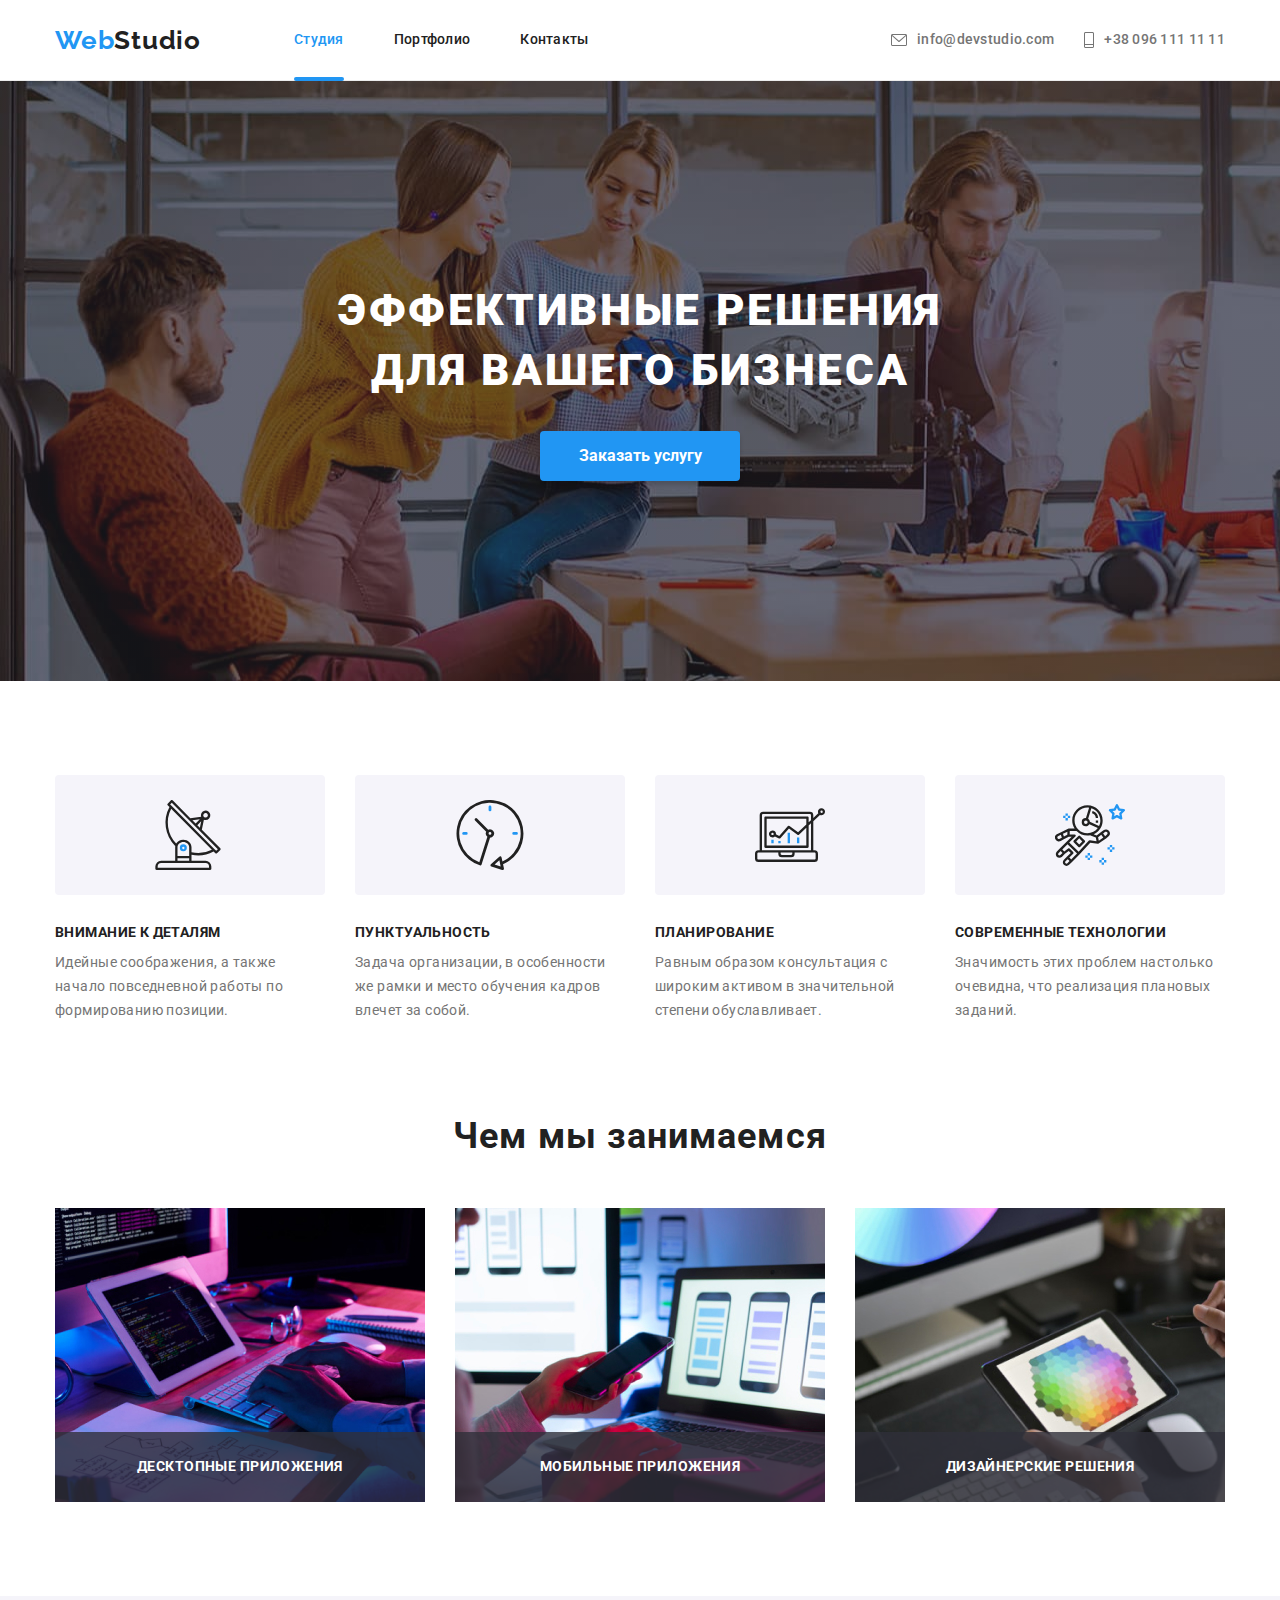
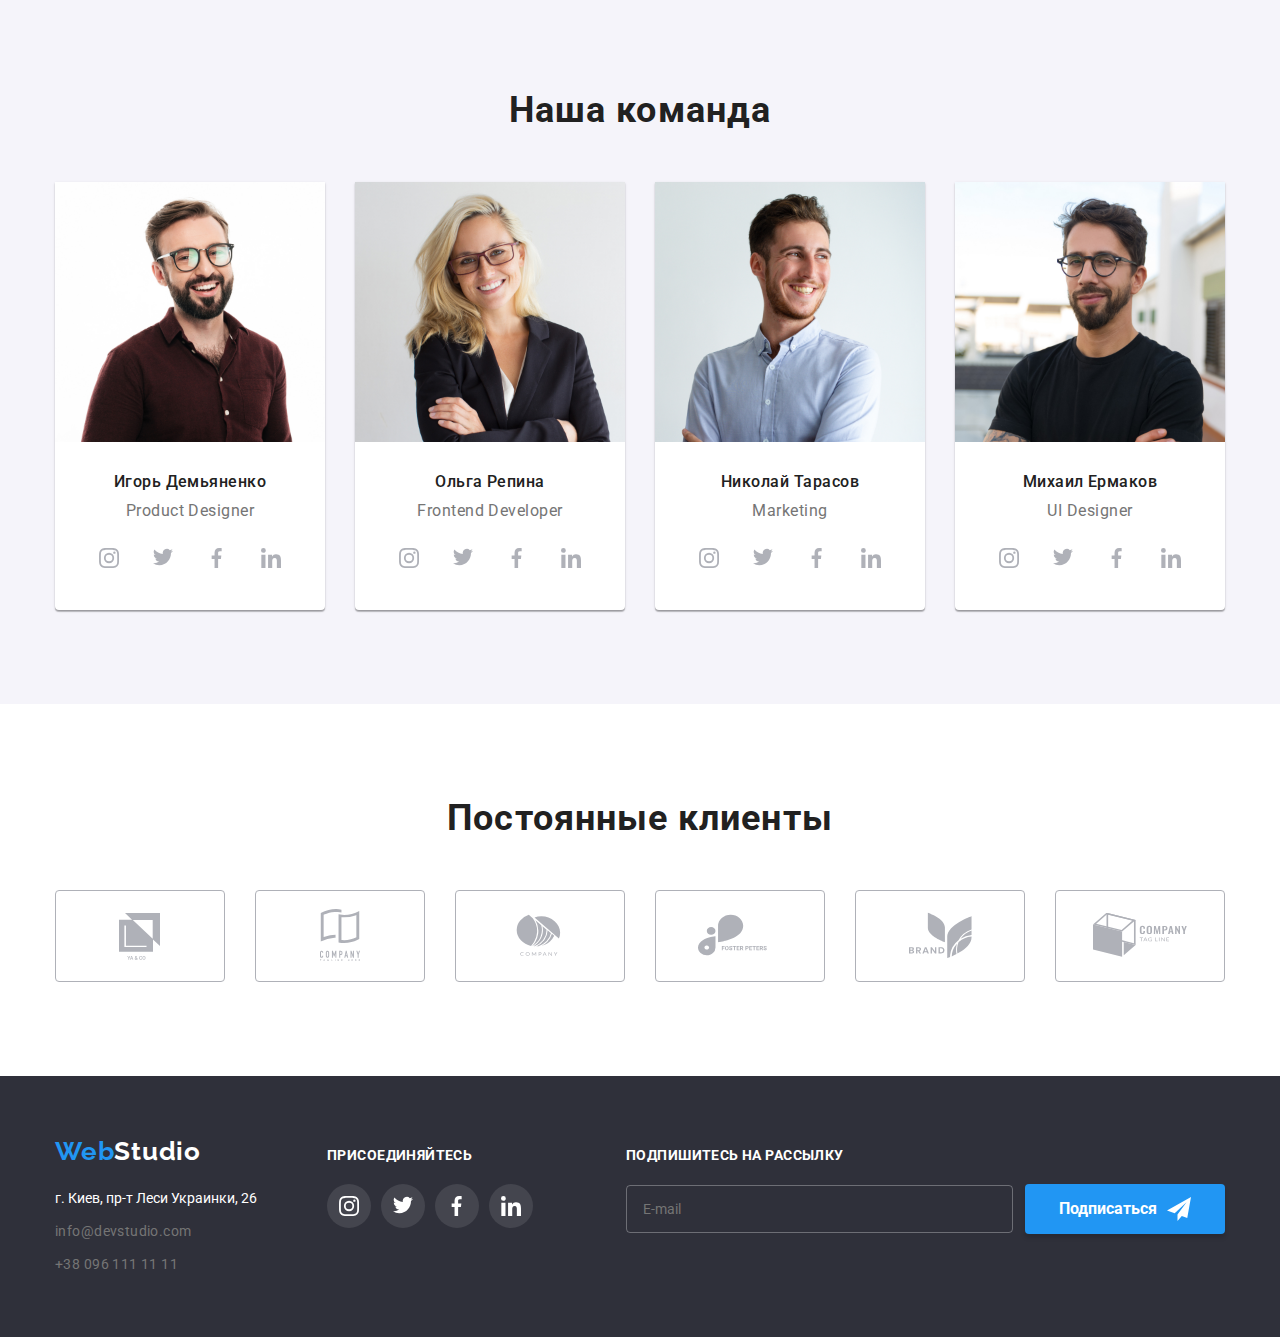
<file: index.html>
<!DOCTYPE html>
<html lang="ru">

<head>
    <meta charset="UTF-8">
    <meta http-equiv="X-UA-Compatible" content="IE=edge">
    <meta name="viewport" content="width=device-width, initial-scale=1.0">
    <link rel="preconnect" href="https://fonts.googleapis.com">
    <link rel="preconnect" href="https://fonts.gstatic.com" crossorigin>
    <link
        href="https://fonts.googleapis.com/css2?family=Raleway:wght@700&family=Roboto:wght@400;500;700;900&display=swap"
        rel="stylesheet">
    <link rel="stylesheet" href="./css/normalize.css">
    <link rel="stylesheet" href="./css/styles.css">
    <title>WebStudio</title>
</head>

<body>
    <header class="header-nav">
        <div class="container row-nav">
            <!-- Навигация -->
            <nav class="navigation">
                <a href="" class="logo link"><span class="logo-color">Web</span>Studio</a>
                <ul class="navigation-list">
                    <li class="navigation-list-item ">
                        <a class="current link" href="./index.html">Студия</a>
                    </li>
                    <li class="navigation-list-item">
                        <a href="./portfolio.html" class="link">Портфолио</a>
                    </li>
                    <li class="navigation-list-item">
                        <a href="" class="link">Контакты</a>
                    </li>
                </ul>
            </nav>
            <!-- Контакты -->
            <ul class="contacts">
                <li class="contacts-item">
                    <a href="mailto:info@devstudio.com" class="contacts-link link">
                        <svg class="icon-envelope" width="16" height="12">
                            <use href="./images/icons.svg#icon-envelope"></use>
                        </svg>
                        info@devstudio.com</a>
                </li>
                <li class="contacts-item">
                    <a href="tel:+380961111111" class="contacts-link link">
                        <svg class="icon-tel" width="10" height="16">
                            <use href="./images/icons.svg#icon-tel"></use>
                        </svg>
                        +38 096 111 11 11</a>
                </li>
            </ul>
        </div>
    </header>
    <!-- Контентная часть -->
    <main>
        <!-- Герой -->
        <section class="hero">
            <div class="container">
                <div class="hero-centr">
                    <h1 class="hero-title">Эффективные решения для вашего бизнеса</h1>
                </div>
                <button type="button" class="button" data-modal-open>Заказать услугу</button>
            </div>
        </section>
        <!-- Секция 2 Особенности -->
        <section class="qualities section">
            <div class="container">
                <h2 class="visually-hidden">Особенности</h2>
                <ul class="qualities-list">
                    <li class="qualities-item">
                        <div class="qualities-field">
                            <svg class="icon-qualities" width="70" height="70">
                                <use href="./images/icons.svg#icon-Group1"></use>
                            </svg>
                        </div>
                        <h3 class="second-title">Внимание к деталям</h3>
                        <p class="qualities-text">Идейные соображения, а также начало повседневной работы по
                            формированию позиции.</p>
                    </li>
                    <li class="qualities-item">
                        <div class="qualities-field">
                            <svg class="icon-qualities" width="70" height="70">
                                <use href="./images/icons.svg#icon-clock"></use>
                            </svg>
                        </div>
                        <h3 class="second-title">Пунктуальность</h3>
                        <p class="qualities-text">Задача организации, в особенности же рамки и место обучения кадров
                            влечет за собой.</p>
                    </li>
                    <li class="qualities-item">
                        <div class="qualities-field">
                            <svg class="icon-qualities" width="70" height="70">
                                <use href="./images/icons.svg#icon-diagram"></use>
                            </svg>
                        </div>
                        <h3 class="second-title">Планирование</h3>
                        <p class="qualities-text">Равным образом консультация с широким активом в значительной степени
                            обуславливает.</p>
                    </li>
                    <li class="qualities-item">
                        <div class="qualities-field">
                            <svg class="icon-qualities" width="70" height="70">
                                <use href="./images/icons.svg#icon-astronaut"></use>
                            </svg>
                        </div>
                        <h3 class="second-title">Современные технологии</h3>
                        <p class="qualities-text">Значимость этих проблем настолько очевидна, что реализация плановых
                            заданий.</p>
                    </li>
                </ul>
            </div>
        </section>
        <!-- Секция 3 чем занимаемся  -->
        <section class="about section">
            <div class="container">
                <h2 class="section-title">Чем мы занимаемся</h2>
                <ul class="about-list">
                    <li class="about-item">
                        <div class="about-box">
                            <img src="./images/img1.jpg" alt="Планшет с клавиатурой" width="370">
                            <h3 class="second-title label">Десктопные приложения</h3>
                        </div>
                    </li>
                    <li class="about-item">
                        <div class="about-box">
                            <img src="./images/img2.jpg" alt="Телефон и ноутбук" width="370">
                            <h3 class="second-title label">Мобильные приложения</h3>
                        </div>
                    </li>
                    <li class="about-item">
                        <div class="about-box">
                            <img src="./images/img3.jpg" alt="Планшет" width="370">
                            <h3 class="second-title label">Дизайнерские решения</h3>
                        </div>
                    </li>
                </ul>
            </div>
        </section>
        <!-- Секция 4 Команда -->
        <section class="section-team section">
            <div class="container">
                <h2 class="section-title">Наша команда</h2>
                <ul class="our-team">
                    <li class="our-team-list">
                        <img class="our-team-img" src="./images/people.jpg" alt="Игорь Демьяненко" width="270">
                        <div class="our-team-info">
                            <h3 class="our-team-name">Игорь Демьяненко</h3>
                            <p class="our-team-prof">Product Designer</p>
                            <ul class="thumb-social">
                                <li class="thumb-item">
                                    <a href="" class="thumb-link link">
                                        <svg class="thumb-img" width="20" height="20">
                                            <use href="./images/icons.svg#icon-inst">
                                            </use>
                                        </svg>
                                    </a>
                                </li>
                                <li class="thumb-item">
                                    <a href="" class="thumb-link link">
                                        <svg class="thumb-img" width="20" height="20">
                                            <use href="./images/icons.svg#icon-twitter">
                                            </use>
                                        </svg>
                                    </a>
                                </li>
                                <li class="thumb-item">
                                    <a href="" class="thumb-link link">
                                        <svg class="thumb-img" width="20" height="20">
                                            <use href="./images/icons.svg#icon-facebook">
                                            </use>
                                        </svg>
                                    </a>
                                </li>
                                <li class="thumb-item">
                                    <a href="" class="thumb-link link">
                                        <svg class="thumb-img" width="20" height="20">
                                            <use href="./images/icons.svg#icon-li">
                                            </use>
                                        </svg>
                                    </a>
                                </li>
                            </ul>
                        </div>
                    </li>
                    <li class="our-team-list">
                        <img class="our-team-img" src="./images/people2.jpg" alt="Ольга Репина" width="270">
                        <div class="our-team-info">
                            <h3 class="our-team-name">Ольга Репина</h3>
                            <p class="our-team-prof">Frontend Developer</p>
                            <ul class="thumb-social">
                                <li class="thumb-item"><a href="" class="thumb-link link"><svg class="thumb-img"
                                            width="20" height="20">
                                            <use href="./images/icons.svg#icon-inst">
                                            </use>
                                        </svg></a>
                                </li>
                                <li class="thumb-item"><a href="" class="thumb-link link"><svg class="thumb-img"
                                            width="20" height="20">
                                            <use href="./images/icons.svg#icon-twitter">
                                            </use>
                                        </svg></a></li>
                                <li class="thumb-item"><a href="" class="thumb-link link"><svg class="thumb-img"
                                            width="20" height="20">
                                            <use href="./images/icons.svg#icon-facebook">
                                            </use>
                                        </svg></a></li>
                                <li class="thumb-item"><a href="" class="thumb-link link"><svg class="thumb-img"
                                            width="20" height="20">
                                            <use href="./images/icons.svg#icon-li">
                                            </use>
                                        </svg></a></li>
                            </ul>
                        </div>
                    </li>
                    <li class="our-team-list">
                        <img class="our-team-img" src="./images/people3.jpg" alt="Николай Тарасов" width="270">
                        <div class="our-team-info">
                            <h3 class="our-team-name">Николай Тарасов</h3>
                            <p class="our-team-prof">Marketing</p>
                            <ul class="thumb-social">
                                <li class="thumb-item"><a href="" class="thumb-link link"><svg class="thumb-img"
                                            width="20" height="20">
                                            <use href="./images/icons.svg#icon-inst">
                                            </use>
                                        </svg></a>
                                </li>
                                <li class="thumb-item"><a href="" class="thumb-link link"><svg class="thumb-img"
                                            width="20" height="20">
                                            <use href="./images/icons.svg#icon-twitter">
                                            </use>
                                        </svg></a></li>
                                <li class="thumb-item"><a href="" class="thumb-link link"><svg class="thumb-img"
                                            width="20" height="20">
                                            <use href="./images/icons.svg#icon-facebook">
                                            </use>
                                        </svg></a></li>
                                <li class="thumb-item"><a href="" class="thumb-link link"><svg class="thumb-img"
                                            width="20" height="20">
                                            <use href="./images/icons.svg#icon-li">
                                            </use>
                                        </svg></a></li>
                            </ul>
                        </div>
                    </li>
                    <li class="our-team-list">
                        <img class="our-team-img" src="./images/people4.jpg" alt="Михаил Ермаков" width="270">
                        <div class="our-team-info">
                            <h3 class="our-team-name">Михаил Ермаков</h3>
                            <p class="our-team-prof">UI Designer</p>
                            <ul class="thumb-social">
                                <li class="thumb-item"><a href="" class="thumb-link link"><svg class="thumb-img"
                                            width="20" height="20">
                                            <use href="./images/icons.svg#icon-inst">
                                            </use>
                                        </svg></a>
                                </li>
                                <li class="thumb-item"><a href="" class="thumb-link link"><svg class="thumb-img"
                                            width="20" height="20">
                                            <use href="./images/icons.svg#icon-twitter">
                                            </use>
                                        </svg></a></li>
                                <li class="thumb-item"><a href="" class="thumb-link link"><svg class="thumb-img"
                                            width="20" height="20">
                                            <use href="./images/icons.svg#icon-facebook">
                                            </use>
                                        </svg></a></li>
                                <li class="thumb-item"><a href="" class="thumb-link link"><svg class="thumb-img"
                                            width="20" height="20">
                                            <use href="./images/icons.svg#icon-li">
                                            </use>
                                        </svg></a></li>
                            </ul>
                        </div>
                    </li>
                </ul>
            </div>
        </section>
        <!-- Секция 5 Постоянные клиенты -->
        <section class="section">
            <div class="container">
                <h2 class="section-title">Постоянные клиенты</h2>
                <ul class="clients">
                    <li class="clients-list">
                        <a href="" class="link clients-link">
                            <svg class="clients-icon" width="106" height="60">
                                <use href="./images/icons.svg#icon-yaco"></use>
                            </svg>
                        </a>
                    </li>
                    <li class="clients-list">
                        <a href="" class="link clients-link">
                            <svg class="clients-icon" width="106" height="60">
                                <use href="./images/icons.svg#icon-tagline"></use>
                            </svg>
                        </a>
                    </li>
                    <li class="clients-list">
                        <a href="" class="link clients-link">
                            <svg class="clients-icon" width="106" height="60">
                                <use href="./images/icons.svg#icon-company"></use>
                            </svg>
                        </a>
                    </li>
                    <li class="clients-list">
                        <a href="" class="link clients-link">
                            <svg class="clients-icon" width="106" height="60">
                                <use href="./images/icons.svg#icon-fosterpeters"></use>
                            </svg>
                        </a>
                    </li>
                    <li class="clients-list">
                        <a href="" class="link clients-link">
                            <svg class="clients-icon" width="106" height="60">
                                <use href="./images/icons.svg#icon-brand"></use>
                            </svg>
                        </a>
                    </li>
                    <li class="clients-list">
                        <a href="" class="link clients-link">
                            <svg class="clients-icon" width="106" height="60">
                                <use href="./images/icons.svg#icon-group2"></use>
                            </svg>
                        </a>
                    </li>
                </ul>
            </div>
        </section>
    </main>
    <!-- Footer -->
    <footer class="footer">
        <div class="container addr-row">
            <div class="footer-block-first">
                <a href="" class="logo link"><span class="logo-color">Web</span><span
                        class="logo-white">Studio</span></a>
                <address class="address">
                    <ul class="addr-list">
                        <li class="addr-item">
                            <p class="coordinates">г. Киев, пр-т Леси Украинки, 26</p>
                        </li>
                        <li class="addr-item"><a href="mailto:info@devstudio.com"
                                class="contacts-link link">info@devstudio.com</a></li>
                        <li class="addr-item"><a href="tel:+380961111111" class="contacts-link link">+38 096 111 11
                                11</a>
                        </li>
                    </ul>
                </address>
            </div>
            <div class="footer-block-second">
                <p class="subscribe-title second-title">присоединяйтесь</p>
                <ul class="subscribe-list">
                    <li class="subscribe-item">
                        <a href="" class="subscribe-link link">
                            <svg class="subscribe-icon" width="20" height="20">
                                <use href="./images/icons.svg#icon-inst"></use>
                            </svg>
                        </a>
                    </li>
                    <li class="subscribe-item">
                        <a href="" class="subscribe-link link">
                            <svg class="subscribe-icon" width="20" height="20">
                                <use href="./images/icons.svg#icon-twitter"></use>
                            </svg>
                        </a>
                    </li>
                    <li class="subscribe-item">
                        <a href="" class="subscribe-link link">
                            <svg class="subscribe-icon" width="20" height="20">
                                <use href="./images/icons.svg#icon-facebook"></use>
                            </svg>
                        </a>
                    </li>
                    <li class="subscribe-item">
                        <a href="" class="subscribe-link link">
                            <svg class="subscribe-icon" width="20" height="20">
                                <use href="./images/icons.svg#icon-li"></use>
                            </svg>
                        </a>
                    </li>
                </ul>
            </div>
            <div class="footer-block-third">
                <p class="subscribe-title second-title">Подпишитесь на рассылку</p>
                <form class="footer-block-subscribe" name="supscribe">
                    <div class="subscribe-row">
                        <label class="subscribe-label">
                            <input class="mail-field" type="email" name="email" placeholder="E-mail">
                        </label>
                        <button class="button" type="submit"><span class="btn-text">Подписаться</span>
                            <svg class="send-svg" width="24" height="24">
                                <use href="./images/icons.svg#icon-send"></use>
                            </svg>
                        </button>
                    </div>
                </form>
            </div>
        </div>
    </footer>
    <div class="backdrop is-hidden" data-modal>
        <div class="modal">
            <button class="modal-btn" type="button" data-modal-close>
                <svg class="modal-icon" width="18" height="18">
                    <use href="./images/icons.svg#icon-close"></use>
                </svg>
            </button>

            <form name="send-date" class="modal-form">
                <h2 class="form-title">Оставьте свои данные, мы вам перезвоним</h2>
                <label class="form-label">
                    <span class="form-text">Имя</span>
                    <input type="text" name="username" class="form-list">
                    <svg class="form-icon" width="18" height="18">
                        <use href="./images/icons.svg#icon-person"></use>
                    </svg>
                </label>
                <label class="form-label">
                    <span class="form-text">Телефон</span>
                    <input type="tel" name="phone-number" class="form-list">
                    <svg class="form-icon" width="18" height="18">
                        <use href="./images/icons.svg#phone-black"></use>
                    </svg>
                </label>
                <label class="form-label">
                    <span class="form-text">Почта</span>
                    <input type="email" name="email" class="form-list">
                    <svg class="form-icon" width="18" height="18">
                        <use href="./images/icons.svg#email-black"></use>
                    </svg>
                </label>
                <label class="form-label">
                    <span class="form-text">Комментарий</span>
                    <textarea class="form-comment form-list" name="comment" rows="5"
                        placeholder="Введите текст"></textarea>
                </label>
                <label class="form-pact">
                    <input class="form-checkbox visually-hidden" type="checkbox" name="pact">
                    <span class="check-icon-off"></span>
                    <svg class="check-icon" width="16" height="15">
                        <use href="./images/icons.svg#check-icon"></use>
                    </svg>
                    <span class="form-pact-text">Соглашаюсь с рассылкой и принимаю
                        <a href="#">Условия договора</a></span>
                </label>
                <button class="button" type="submit">Отправить</button>
            </form>
        </div>
    </div>
    <script src="./js/modal.js"></script>
</body>

</html>
</file>
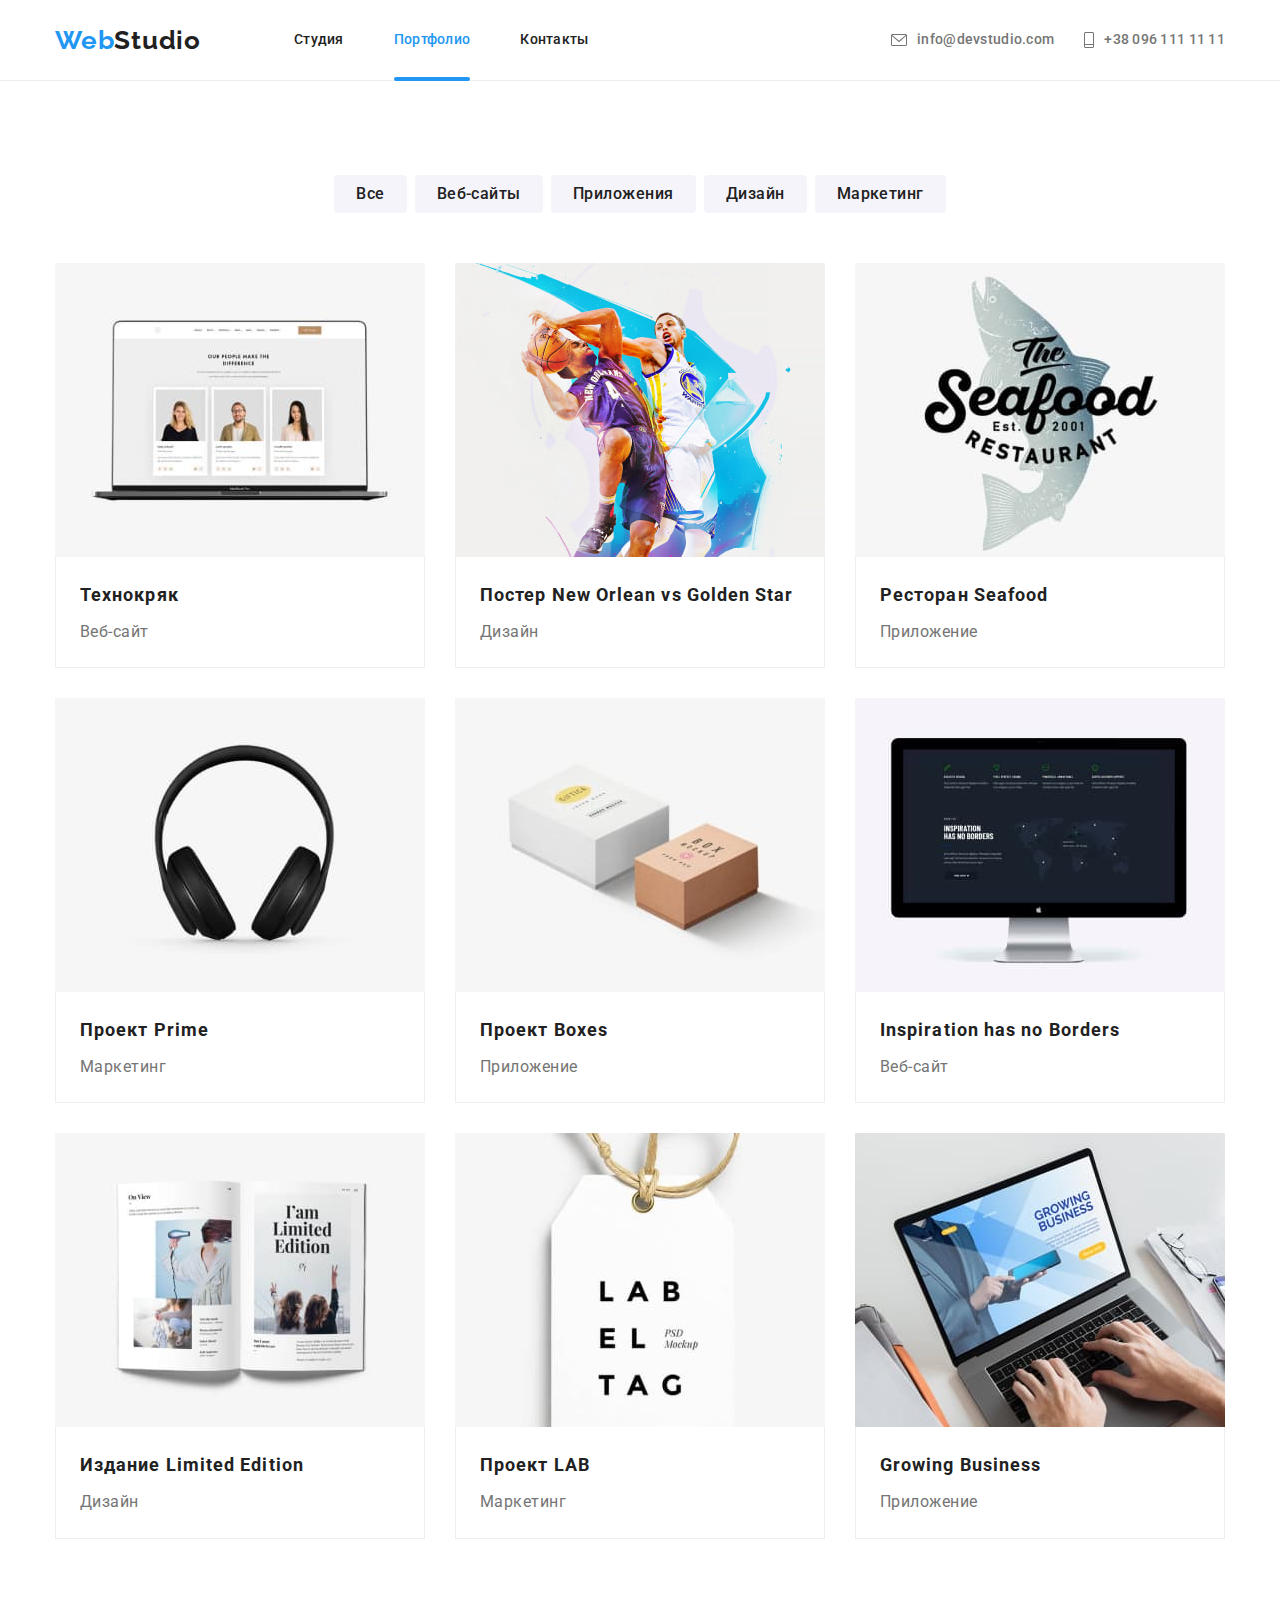
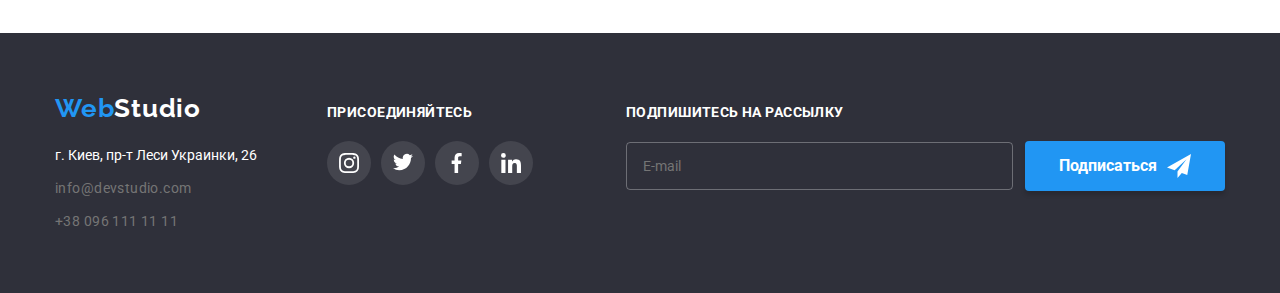
<file: portfolio.html>
<!DOCTYPE html>
<html lang="ru">

<head>
    <meta charset="UTF-8">
    <meta http-equiv="X-UA-Compatible" content="IE=edge">
    <meta name="viewport" content="width=device-width, initial-scale=1.0">
    <link rel="preconnect" href="https://fonts.googleapis.com">
    <link rel="preconnect" href="https://fonts.gstatic.com" crossorigin>
    <link
        href="https://fonts.googleapis.com/css2?family=Raleway:wght@700&family=Roboto:wght@400;500;700;900&display=swap"
        rel="stylesheet">
    <link rel="stylesheet" href="./css/normalize.css">
    <link rel="stylesheet" href="./css/styles.css">
    <title>WebStudio</title>
</head>

<body>
    <header class="header-nav">
        <div class="container row-nav">
            <!-- Навигация -->
            <nav class="navigation">
                <a href="" class="logo link"><span class="logo-color">Web</span>Studio</a>
                <ul class="navigation-list">
                    <li class="navigation-list-item ">
                        <a href="./index.html" class="link">Студия</a>
                    </li>
                    <li class="navigation-list-item">
                        <a class="current link" href="./portfolio.html">Портфолио</a>
                    </li>
                    <li class="navigation-list-item">
                        <a href="" class="link">Контакты</a>
                    </li>
                </ul>
            </nav>
            <!-- Контакты -->
            <ul class="contacts">
                <li class="contacts-item">
                    <a href="mailto:info@devstudio.com" class="contacts-link link">
                        <svg class="icon-envelope" width="16" height="12">
                            <use href="./images/icons.svg#icon-envelope"></use>
                        </svg>
                        info@devstudio.com</a>
                </li>
                <li class="contacts-item">
                    <a href="tel:+380961111111" class="contacts-link link">
                        <svg class="icon-tel" width="10" height="16">
                            <use href="./images/icons.svg#icon-tel"></use>
                        </svg>
                        +38 096 111 11 11</a>
                </li>
            </ul>
        </div>
    </header>
    <!-- Контентная часть -->
    <main>
        <section class="section">
            <div class="container">
                <!-- Кнопки -->
                <h1 class="visually-hidden">Примеры работ</h1>
                <ul class="btn-list">
                    <li class="btn-li-item"><button type="button" class="btn-item">Все</button></li>
                    <li class="btn-li-item"><button type="button" class="btn-item">Веб-сайты</button></li>
                    <li class="btn-li-item"><button type="button" class="btn-item">Приложения</button></li>
                    <li class="btn-li-item"><button type="button" class="btn-item">Дизайн</button></li>
                    <li class="btn-li-item"><button type="button" class="btn-item">Маркетинг</button></li>
                </ul>
                <!-- Контент -->
                <ul class="work-list">
                    <li class="work-item">
                        <a href="" class="work-link link">
                            <div class="work-position">
                                <img src="./images/laptop.jpg" alt="ноутбук" width="370">
                                <p class="description-text">Ресурс предлагает комплексные предложения с разным уровнем
                                    функционала и сервисов. Все это позволит посетителю получить
                                    исчерпывающие сведения о компании или частном лице.</p>
                            </div>
                            <div class="work-box">
                                <h2 class="work-title">Технокряк</h2>
                                <p class="work-text">Веб-сайт</p>
                            </div>
                        </a>
                    </li>
                    <li class="work-item">
                        <a href="" class="work-link link">
                            <div class="work-position">
                                <img src="./images/sport.jpg" alt="Постер" width="370">
                                <p class="description-text">Ресурс предлагает комплексные предложения с разным уровнем
                                    функционала и сервисов. Все это позволит посетителю получить
                                    исчерпывающие сведения о компании или частном лице.</p>
                            </div>
                            <div class="work-box">
                                <h2 class="work-title">Постер New Orlean vs Golden Star</h2>
                                <p class="work-text">Дизайн</p>
                            </div>
                        </a>
                    </li>
                    <li class="work-item">
                        <a href="" class="work-link link">
                            <div class="work-position">
                                <img src="./images/fish.jpg" alt="рыба" width="370">
                                <p class="description-text">Ресурс предлагает комплексные предложения с разным уровнем
                                    функционала и сервисов. Все это позволит посетителю получить
                                    исчерпывающие сведения о компании или частном лице.</p>
                            </div>
                            <div class="work-box">
                                <h2 class="work-title">Ресторан Seafood</h2>
                                <p class="work-text">Приложение</p>
                            </div>
                        </a>
                    </li>
                    <li class="work-item">
                        <a href="" class="work-link link">
                            <div class="work-position">
                                <img src="./images/mus.jpg" alt="наушники" width="370">
                                <p class="description-text">Ресурс предлагает комплексные предложения с разным уровнем
                                    функционала и сервисов. Все это позволит посетителю получить
                                    исчерпывающие сведения о компании или частном лице.</p>
                            </div>
                            <div class="work-box">
                                <h2 class="work-title">Проект Prime</h2>
                                <p class="work-text">Маркетинг</p>
                            </div>
                        </a>
                    </li>
                    <li class="work-item">
                        <a href="" class="work-link link">
                            <div class="work-position">
                                <img src="./images/box.jpg" alt="коробки" width="370">
                                <p class="description-text">Ресурс предлагает комплексные предложения с разным уровнем
                                    функционала и сервисов. Все это позволит посетителю получить
                                    исчерпывающие сведения о компании или частном лице.</p>
                            </div>
                            <div class="work-box">
                                <h2 class="work-title">Проект Boxes</h2>
                                <p class="work-text">Приложение</p>
                            </div>
                        </a>
                    </li>
                    <li class="work-item">
                        <a href="" class="work-link link">
                            <div class="work-position">
                                <img src="./images/monitor.jpg" alt="монитор" width="370">
                                <p class="description-text">Ресурс предлагает комплексные предложения с разным уровнем
                                    функционала и сервисов. Все это позволит посетителю получить
                                    исчерпывающие сведения о компании или частном лице.</p>
                            </div>
                            <div class="work-box">
                                <h2 class="work-title">Inspiration has no Borders</h2>
                                <p class="work-text">Веб-сайт</p>
                            </div>
                        </a>
                    </li>
                    <li class="work-item">
                        <a href="" class="work-link link">
                            <div class="work-position">
                                <img src="./images/book.jpg" alt="книга" width="370">
                                <p class="description-text">Ресурс предлагает комплексные предложения с разным уровнем
                                    функционала и сервисов. Все это позволит посетителю получить
                                    исчерпывающие сведения о компании или частном лице.</p>
                            </div>
                            <div class="work-box">
                                <h2 class="work-title">Издание Limited Edition</h2>
                                <p class="work-text">Дизайн</p>
                            </div>
                        </a>
                    </li>
                    <li class="work-item">
                        <a href="" class="work-link link">
                            <div class="work-position">
                                <img src="./images/lab.jpg" alt="бирка" width="370">
                                <p class="description-text">Ресурс предлагает комплексные предложения с разным уровнем
                                    функционала и сервисов. Все это позволит посетителю получить
                                    исчерпывающие сведения о компании или частном лице.</p>
                            </div>
                            <div class="work-box">
                                <h2 class="work-title">Проект LAB</h2>
                                <p class="work-text">Маркетинг</p>
                            </div>
                        </a>
                    </li>
                    <li class="work-item">
                        <a href="" class="work-link link">
                            <div class="work-position">
                                <img src="./images/grow.jpg" alt="ноутбук" width="370">
                                <p class="description-text">Ресурс предлагает комплексные предложения с разным уровнем
                                    функционала и сервисов. Все это позволит посетителю получить
                                    исчерпывающие сведения о компании или частном лице.</p>
                            </div>
                            <div class="work-box">
                                <h2 class="work-title">Growing Business</h2>
                                <p class="work-text">Приложение</p>
                            </div>
                        </a>
                    </li>
                </ul>
            </div>
        </section>

    </main>
    <!-- Footer -->
    <footer class="footer">
        <div class="container addr-row">
            <div class="footer-block-first">
                <a href="" class="logo link"><span class="logo-color">Web</span><span
                        class="logo-white">Studio</span></a>
                <address class="address">
                    <ul class="addr-list">
                        <li class="addr-item">
                            <p class="coordinates">г. Киев, пр-т Леси Украинки, 26</p>
                        </li>
                        <li class="addr-item"><a href="mailto:info@devstudio.com"
                                class="contacts-link link">info@devstudio.com</a></li>
                        <li class="addr-item"><a href="tel:+380961111111" class="contacts-link link">+38 096 111 11
                                11</a>
                        </li>
                    </ul>
                </address>
            </div>
            <div class="footer-block-second">
                <p class="subscribe-title second-title">присоединяйтесь</p>
                <ul class="subscribe-list">
                    <li class="subscribe-item">
                        <a href="" class="subscribe-link link">
                            <svg class="subscribe-icon" width="20" height="20">
                                <use href="./images/icons.svg#icon-inst"></use>
                            </svg>
                        </a>
                    </li>
                    <li class="subscribe-item">
                        <a href="" class="subscribe-link link">
                            <svg class="subscribe-icon" width="20" height="20">
                                <use href="./images/icons.svg#icon-twitter"></use>
                            </svg>
                        </a>
                    </li>
                    <li class="subscribe-item">
                        <a href="" class="subscribe-link link">
                            <svg class="subscribe-icon" width="20" height="20">
                                <use href="./images/icons.svg#icon-facebook"></use>
                            </svg>
                        </a>
                    </li>
                    <li class="subscribe-item">
                        <a href="" class="subscribe-link link">
                            <svg class="subscribe-icon" width="20" height="20">
                                <use href="./images/icons.svg#icon-li"></use>
                            </svg>
                        </a>
                    </li>
                </ul>
            </div>
            <div class="footer-block-third">
                <p class="subscribe-title second-title">Подпишитесь на рассылку</p>
                <form class="footer-block-subscribe" name="supscribe">
                    <div class="subscribe-row">
                        <label class="subscribe-label">
                            <input class="mail-field" type="email" name="email" placeholder="E-mail">
                        </label>
                        <button class="button" type="submit"><span class="btn-text">Подписаться</span>
                            <svg class="send-svg" width="24" height="24">
                                <use href="./images/icons.svg#icon-send"></use>
                            </svg>
                        </button>
                    </div>
                </form>
            </div>
        </div>
    </footer>
</body>

</html>
</file>
<file: css/styles.css>
:root {
  --text-color: #757575;
  --hover-color: #2196f3;
  --title-color: #212121;
  --white-color: #fff;
  --bg-section-color: #f5f4fa;
  --bg-section-next: #e5e5e5;
  --footer-color: #2f303a;
  --border-color: #eeeeee;
  --icon-color: currentColor;
  --basic-icon-color: #afb1b8;
  /*  */
  --animation-cubic: cubic-bezier(0.4, 0, 0.2, 1);
}

h1,
h2,
h3,
h4,
h5,
h6 {
  margin: 0;
}

p {
  margin: 0;
  padding: 0;
}

img {
  max-width: 100%;
  height: auto;
  display: block;
}

body {
  color: var(--text-color);
  font-family: "Roboto", serif;
  font-size: 14px;
  line-height: 1.71;
}

ul {
  margin: 0;
  padding-left: 0;
}

li {
  list-style-type: none;
}

/* Навигация */

.container {
  width: 100%;
  max-width: 1200px;
  padding-left: 15px;
  padding-right: 15px;
  margin: 0 auto;
}

.row-nav {
  display: flex;
  align-items: center;
}

.header-nav {
  background-color: var(--white-color);
  border-bottom: 1px solid #ececec;
}
.logo-color {
  color: var(--hover-color);
}

.logo {
  font-family: "Raleway", serif;
  font-size: 26px;
  line-height: 1.19;
  letter-spacing: 0.03em;
  font-weight: 700;
  color: var(--title-color);
}

.link {
  text-decoration: none;
  display: block;
}
.contacts-link {
  display: flex;
  align-items: center;

  font-weight: 500;
  letter-spacing: 0.02em;
  line-height: 1.14;

  color: var(--text-color);
  transition: color 250ms var(--animation-cubic);
}

.contacts {
  display: flex;
  margin-left: auto;
}

.contacts-item {
  margin-left: 30px;
}

.contacts-item:first-child {
  margin-left: 0px;
}

.navigation {
  display: flex;
  align-items: center;
}

.navigation-list {
  display: flex;

  padding-left: 0px;
  margin-left: 93px;
  margin-right: auto;
}

.navigation-list-item {
  margin-left: 50px;
}

.navigation-list-item:first-child {
  margin-left: 0px;
}

.navigation-list-item .link {
  display: block;
  padding-top: 32px;
  padding-bottom: 32px;

  font-size: 14px;
  line-height: 1.14;
  letter-spacing: 0.02em;
  font-weight: 500;

  color: var(--title-color);
  transition: color 250ms var(--animation-cubic);
}

.current.link {
  position: relative;

  padding-top: 32px;
  padding-bottom: 32px;
  display: block;

  font-size: 14px;
  line-height: 1.14;
  letter-spacing: 0.02em;
  font-weight: 500;
  color: var(--hover-color);

  text-decoration: none;
}

.current::after {
  content: "";

  position: absolute;
  right: 0;
  bottom: -1px;

  width: 100%;
  height: 4px;

  background-color: var(--hover-color);
  border-radius: 2px;
}

.navigation-list-item .link:hover,
.navigation-list-item .link:focus {
  color: var(--hover-color);
}

.contacts-link:hover,
.contacts-link:focus {
  color: var(--hover-color);
}

.icon-envelope {
  margin-right: 10px;
  fill: var(--icon-color);
}

.icon-tel {
  margin-right: 10px;
  fill: var(--icon-color);
}

/* Hero */
.hero {
  padding-top: 200px;
  padding-bottom: 200px;

  background-color: var(--footer-color);
  background-image: linear-gradient(
      to top,
      rgba(47, 48, 58, 0.4),
      rgba(47, 48, 58, 0.4)
    ),
    url(../images/hero.jpg);
  max-width: 1600px;
  margin: 0 auto;
}

.hero-centr {
  width: 696px;
  margin: 0 auto;
}

.hero-title {
  font-weight: 900;
  font-size: 44px;
  line-height: 1.36;
  color: var(--white-color);
  letter-spacing: 0.06em;
  text-transform: uppercase;
  text-align: center;

  margin-bottom: 30px;
}
.button {
  display: block;
  width: 200px;
  margin: 0 auto;
  padding-top: 10px;
  padding-bottom: 10px;

  font-weight: 700;
  font-size: 1rem;
  line-height: 1.88;

  border: 0px solid var(--hover-color);
  border-radius: 4px;
  box-shadow: 0px 4px 4px rgba(0, 0, 0, 0.15);
  background-color: var(--hover-color);
  color: var(--white-color);
  cursor: pointer;
}
/* секция 2 особенности  */

.visually-hidden {
  position: absolute;
  width: 1px;
  height: 1px;
  margin: -1px;
  border: 0;
  padding: 0;
  white-space: nowrap;
  clip-path: inset(100%);
  clip: rect(0 0 0 0);
  overflow: hidden;
}

.section {
  padding-top: 94px;
  padding-bottom: 94px;
}

.qualities {
  background-color: var(--white-color);
}

.qualities-list {
  display: flex;
}
.qualities-item {
  margin-right: 30px;
  flex-basis: 270px;
}

.qualities-item:last-child {
  margin-right: 0;
}

.qualities-text {
  letter-spacing: 0.03em;
  margin-top: 10px;
}

.second-title {
  font-size: 0.875rem;
  line-height: 1.14;
  letter-spacing: 0.03em;
  text-transform: uppercase;
  color: var(--title-color);
}

.qualities-field {
  display: flex;
  justify-content: center;
  align-items: center;
  height: 120px;
  margin-bottom: 30px;

  border-radius: 4px;

  background-color: var(--bg-section-color);
}

/* Секция 3 чем мы занимаемся  */
.about {
  background-color: var(--white-color);
  padding-top: 0;
}

.about-box {
  position: relative;
}

.section-title {
  font-size: 2.25rem;
  line-height: 1.16;
  letter-spacing: 0.03em;
  color: var(--title-color);

  text-align: center;
  margin-bottom: 50px;
}

.label {
  position: absolute;
  right: 0;
  bottom: 0;

  width: 100%;
  padding-top: 27px;
  padding-bottom: 27px;

  text-align: center;
  color: var(--white-color);

  background-color: rgba(47, 48, 58, 0.8);
}

.about-list {
  display: flex;
  justify-content: center;
}

.about-item {
  margin-left: 30px;
}

.about-item:first-child {
  margin-left: 0;
}

/* Секция 4 наша команда */
.section-team {
  background-color: var(--bg-section-color);
}
.our-team {
  display: flex;
  justify-content: center;
}

.our-team-list {
  background-color: var(--white-color);

  box-shadow: 0px 1px 3px rgba(0, 0, 0, 0.12), 0px 1px 1px rgba(0, 0, 0, 0.14),
    0px 2px 1px rgba(0, 0, 0, 0.2);
  border-radius: 0px 0px 4px 4px;

  margin-left: 30px;
}

.our-team-info {
  padding: 30px 32px 30px 32px;
}

.our-team-list:first-child {
  margin-left: 0;
}

.our-team-name {
  font-weight: 500;
  font-size: 16px;
  line-height: 1.19;
  color: var(--title-color);
  letter-spacing: 0.03em;
  text-align: center;

  margin-bottom: 10px;
}
.our-team-prof {
  font-size: 16px;
  line-height: 1.19;
  letter-spacing: 0.03em;
  text-align: center;

  margin-bottom: 16px;
}

.thumb-social {
  display: flex;
  text-align: center;
}

.thumb-item {
  margin-right: 10px;
}

.thumb-item:last-child {
  margin-right: 0;
}

.thumb-img {
  fill: var(--basic-icon-color);
  transition: fill 250ms var(--animation-cubic);
}

.thumb-link {
  width: 44px;
  height: 44px;
  padding: 12px;

  border-radius: 50%;
  transition: background-color 250ms var(--animation-cubic);
}

.thumb-link:hover,
.thumb-link:focus {
  background-color: var(--hover-color);
}

.thumb-link:hover .thumb-img,
.thumb-link:focus .thumb-img {
  fill: var(--white-color);
}

/* Секция 5 Постоянные клиенты */

.clients {
  display: flex;
  justify-content: space-between;
}

.clients-link {
  display: flex;

  padding: 15px 31px;

  border: 1px solid var(--basic-icon-color);
  border-radius: 4px;

  transition: border 500ms var(--animation-cubic);
}

.clients-link:hover,
.clients-link:focus {
  border: 1px solid var(--hover-color);
}

.clients-icon {
  fill: var(--basic-icon-color);
  transition: fill 500ms var(--animation-cubic);
}

.clients-link:hover .clients-icon,
.clients-link:focus .clients-icon {
  fill: var(--hover-color);
}

/* footer */

.addr-row {
  display: flex;
  align-items: baseline;
}

.address {
  margin-top: 20px;
}

.addr-list .link {
  font-weight: 400;
  letter-spacing: 0.03em;
  line-height: 1.71;
}

.addr-list {
  font-style: normal;
}

.logo-white {
  color: var(--white-color);
}

.footer {
  padding-top: 60px;
  padding-bottom: 60px;

  background-color: var(--footer-color);
}

.coordinates {
  color: var(--white-color);
}

.addr-item:not(:last-child) {
  margin-bottom: 9px;
}

/* Subscribe */

.footer-block-second {
  margin-left: 70px;
}

.subscribe-title {
  font-weight: 700;

  margin-bottom: 20px;

  color: var(--white-color);
}

.subscribe-list {
  display: flex;
  text-align: center;
}

.subscribe-link {
  width: 44px;
  height: 44px;
  padding: 12px;

  background-color: rgba(255, 255, 255, 0.1);
  border-radius: 50%;

  fill: var(--white-color);
  transition: background-color 250ms var(--animation-cubic);
}

.subscribe-item:not(:last-child) {
  margin-right: 10px;
}

.subscribe-link:hover,
.subscribe-link:focus {
  background-color: var(--hover-color);
}

/* Footre-form */

.footer-block-third {
  flex-grow: 1;
  margin-left: 93px;
}

.subscribe-row {
  display: flex;
  align-items: center;
}

.subscribe-row > .button {
  display: flex;
  align-items: center;
  justify-content: center;

  margin-left: 12px;
}

.subscribe-label {
  flex-grow: 1;
}

.btn-text {
  margin-right: 10px;
}

.mail-field {
  -webkit-appearance: none;
  -moz-appearance: none;
  appearance: none;
}

.mail-field {
  width: 100%;
  padding: 15px 10px 15px 16px;

  color: rgba(255, 255, 255, 0.6);

  background-color: transparent;
  border-radius: 4px;
  border: 1px solid rgba(255, 255, 255, 0.3);
}

/* Portfolio */

/* Кнопки */

.btn-item {
  padding-left: 22px;
  padding-right: 22px;
  padding-top: 6px;
  padding-bottom: 6px;

  font-size: 1rem;
  line-height: 1.6;
  letter-spacing: 0.03em;
  color: var(--title-color);
  font-weight: 500;
  font-family: "Roboto", serif;

  cursor: pointer;
  background-color: var(--bg-section-color);
  border: 0px solid transparent;
  border-radius: 4px;
  transition: background-color 250ms var(--animation-cubic),
    color 250ms var(--animation-cubic), box-shadow 250ms var(--animation-cubic);
}
.btn-item:hover,
.btn-item:focus {
  background-color: var(--hover-color);
  color: var(--white-color);
  box-shadow: 0px 3px 1px rgba(0, 0, 0, 0.1), 0px 1px 2px rgba(0, 0, 0, 0.08),
    0px 2px 2px rgba(0, 0, 0, 0.12);
}

.btn-list {
  display: flex;
  justify-content: center;

  margin-bottom: 50px;
}

.btn-li-item:not(:first-child) {
  margin-left: 8px;
}

/* Секция примеры работ  */

.work-list {
  display: flex;
  flex-wrap: wrap;
}

.work-box {
  padding: 20px 24px;

  border-left: 1px solid var(--border-color);
  border-right: 1px solid var(--border-color);
  border-bottom: 1px solid var(--border-color);
}

.work-position {
  position: relative;

  overflow: hidden;
}

.work-item {
  margin-left: 30px;
  margin-bottom: 30px;
}

.work-item:nth-last-child(3n) {
  margin-left: 0;
}

.work-item:nth-last-child(-n + 3) {
  margin-bottom: 0px;
}

.work-title {
  font-size: 18px;
  line-height: 2;
  letter-spacing: 0.06em;
  color: var(--title-color);
}

.description-text {
  position: absolute;
  top: 0;
  left: 0;

  padding: 63px 24px;

  font-size: 1.125rem;
  line-height: 1.56;
  letter-spacing: 0.03em;
  color: var(--white-color);

  background-color: rgba(33, 150, 243, 0.9);
  transform: translateY(100%);
  transition: transform 250ms var(--animation-cubic);
}

.work-text {
  font-size: 16px;
  line-height: 1.9;
  letter-spacing: 0.03em;

  margin-top: 4px;
  color: var(--text-color);
}

.work-link {
  transition: box-shadow 250ms var(--animation-cubic);
}

.work-link:hover,
.work-link:focus {
  box-shadow: 0px 1px 1px rgba(0, 0, 0, 0.12), 0px 4px 4px rgba(0, 0, 0, 0.06),
    1px 4px 6px rgba(0, 0, 0, 0.16);
}

.work-link:hover .description-text,
.work-link:focus .description-text {
  transform: translateY(0);
}

/* beckdrop + modal */

.backdrop.is-hidden {
  opacity: 0;
  visibility: hidden;
  pointer-events: none;
}

.backdrop {
  position: fixed;
  top: 0;
  left: 0;
  width: 100%;
  height: 100%;

  background-color: rgba(0, 0, 0, 0.2);

  opacity: 1;
  transition: opacity 250ms var(--animation-cubic),
    visibility 250ms var(--animation-cubic);
}

.backdrop.is-hidden .modal {
  transform: translate(-50%, -50%) scale(0.9);
}

.modal {
  position: absolute;
  top: 50%;
  left: 50%;

  min-width: 528px;
  min-height: 581px;

  padding: 40px;

  background-color: var(--white-color);
  box-shadow: 0px 1px 3px rgba(0, 0, 0, 0.12), 0px 1px 1px rgba(0, 0, 0, 0.14),
    0px 2px 1px rgba(0, 0, 0, 0.2);
  border-radius: 4px;

  transform: translate(-50%, -50%) scale(1);
  transition: translate 250ms var(--animation-cubic);
}

.modal-btn {
  position: absolute;
  top: 8px;
  right: 8px;

  width: 30px;
  height: 30px;

  border: 1px solid rgba(0, 0, 0, 0.1);
  border-radius: 50%;
  background-color: transparent;
  cursor: pointer;

  transition: fill 250ms var(--animation-cubic);
}

.modal-icon {
  position: absolute;
  top: 50%;
  left: 50%;
  transform: translate(-50%, -50%);
}

/* END-backdrop */

/* modal Form */

.modal-form {
  display: flex;
  flex-direction: column;
}

.form-label:focus-within {
  fill: var(--hover-color);
}

.form-list {
  -webkit-appearance: none;
  -moz-appearance: none;
  appearance: none;

  width: 100%;
  height: 40px;

  border: 1px solid rgba(33, 33, 33, 0.2);
  box-sizing: border-box;
  border-radius: 4px;
  cursor: pointer;
  outline: none;

  transition: border 250ms var(--animation-cubic);
}

.form-list:focus-within {
  border: 1px solid #2196f3;
}

input.form-list {
  padding: 0 42px;
}

.form-label {
  position: relative;
  display: flex;
  flex-direction: column;

  transition: fill 250ms var(--animation-cubic);
}

.form-title {
  margin-bottom: 12px;

  font-weight: 700;
  font-size: 1.25rem;
  line-height: 1.15;
  text-align: center;
  letter-spacing: 0.03em;
  color: var(--title-color);
}

.form-text {
  margin-top: 10px;
  margin-bottom: 4px;

  font-size: 0.75rem;
  line-height: 1.16;
  letter-spacing: 0.01em;
}

.form-icon {
  position: absolute;
  top: 39px;
  left: 12px;

  cursor: pointer;
}

.form-comment {
  display: block;

  height: 120px;
  padding: 12px 16px;
  resize: none;

  color: var(--text-color);
}

.form-comment::placeholder {
  font-size: 12px;
  line-height: 14px;
  letter-spacing: 0.01em;
}

.form-pact {
  position: relative;
  display: inline-flex;
  align-items: center;
  justify-content: center;

  margin-bottom: 30px;
  margin-top: 20px;
}

.check-icon-off {
  display: block;
  margin-right: 7px;
  width: 16px;
  height: 15px;

  border-radius: 2px;
  border: 2px solid var(--title-color);
}

.form-pact-text {
  letter-spacing: 0.03em;
}

.form-pact-text > a {
  color: var(--hover-color);
}

.check-icon {
  display: none;
  margin-right: 7px;

  background-color: var(--hover-color);
  border-radius: 2px;
}

.form-checkbox:checked ~ .check-icon {
  display: block;
}

.form-checkbox:checked ~ .check-icon-off {
  display: none;
}

.modal-btn:hover,
.modal-btn:focus {
  fill: var(--hover-color);
}
</file>
